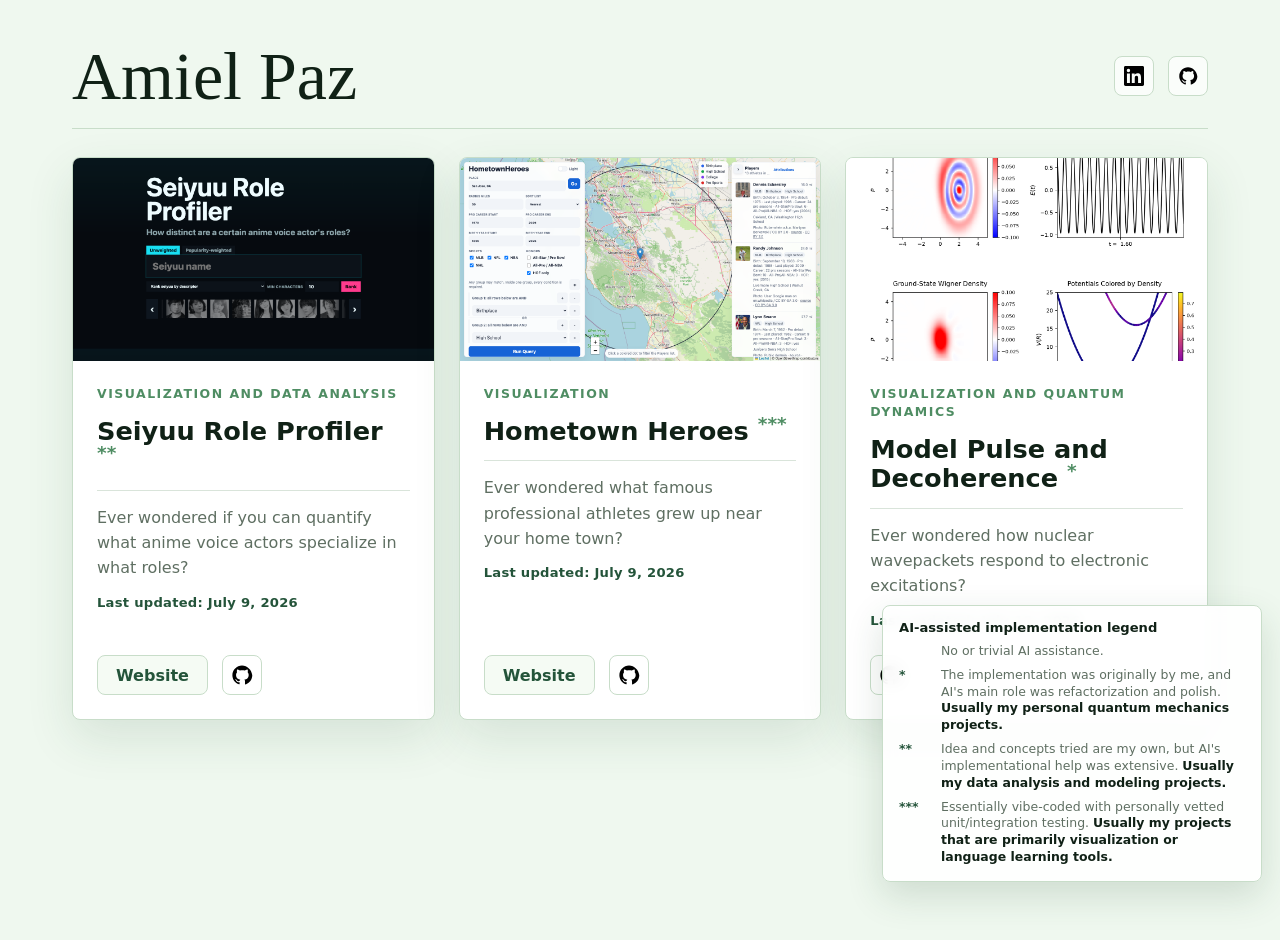
<file: index.html>
<!doctype html>
<html lang="en">
<head>
  <meta charset="utf-8">
  <meta name="viewport" content="width=device-width, initial-scale=1">
  <title>Amiel Paz</title>
  <link rel="stylesheet" href="styles-20260721-legendfix.css">
</head>
<body>
  <main class="portfolio-shell">
    <header class="intro">
      <h1>Amiel Paz</h1>
      <nav class="profile-links" aria-label="Profile links">
        <a href="https://www.linkedin.com/in/amiel-stephen-paz-00090a168" aria-label="LinkedIn">
          <img src="assets/linkedin-mark-20260713.svg" alt="">
        </a>
        <a href="https://github.com/amiel-paz" aria-label="GitHub">
          <img src="assets/github-mark.svg" alt="">
        </a>
      </nav>
    </header>

    <section class="project-grid" aria-label="Projects">
      <article class="project-card">
        <a class="project-image-link" href="projects/seiyuu-role-profiler.html" aria-label="Open Seiyuu Role Profiler project page">
          <img src="assets/projects/seiyuuroleprofiler.png" alt="Screenshot of the Seiyuu Role Profiler web app">
        </a>
        <div class="project-body">
          <div class="project-kicker">Visualization and Data Analysis</div>
          <h2><a href="projects/seiyuu-role-profiler.html">Seiyuu Role Profiler <sup class="credit-mark">**</sup></a></h2>
          <p>Ever wondered if you can quantify what anime voice actors specialize in what roles?</p>
          <p class="project-updated">Last updated: July 9, 2026</p>
          <nav class="project-actions" aria-label="Seiyuu Role Profiler links">
            <a class="project-website" href="https://seiyuuroleprofiler.onrender.com/">Website</a>
            <a class="project-github" href="https://github.com/amiel-paz/SeiyuuRoleProfiler" aria-label="Open Seiyuu Role Profiler GitHub repository">
              <img src="assets/github-mark.svg" alt="">
            </a>
          </nav>
        </div>
      </article>

      <article class="project-card">
        <a class="project-image-link" href="projects/hometown-heroes.html" aria-label="Open Hometown Heroes project page">
          <img src="assets/projects/hometownheroes-populated.png" alt="Screenshot of the Hometown Heroes web app with Hall of Fame results">
        </a>
        <div class="project-body">
          <div class="project-kicker">Visualization</div>
          <h2><a href="projects/hometown-heroes.html">Hometown Heroes <sup class="credit-mark">***</sup></a></h2>
          <p>Ever wondered what famous professional athletes grew up near your home town?</p>
          <p class="project-updated">Last updated: July 9, 2026</p>
          <nav class="project-actions" aria-label="Hometown Heroes links">
            <a class="project-website" href="https://hometownheroes.onrender.com/">Website</a>
            <a class="project-github" href="https://github.com/amiel-paz/HometownHeroes" aria-label="Open Hometown Heroes GitHub repository">
              <img src="assets/github-mark.svg" alt="">
            </a>
          </nav>
        </div>
      </article>

      <article class="project-card">
        <a class="project-image-link" href="projects/model-pulse-and-decoherence.html" aria-label="Open Model Pulse and Decoherence project page">
          <img src="assets/projects/modelpulseanddecoherence.png" alt="Simulation frame with Wigner densities, potentials, and a laser field">
        </a>
        <div class="project-body">
          <div class="project-kicker">Visualization and Quantum Dynamics</div>
          <h2><a href="projects/model-pulse-and-decoherence.html">Model Pulse and Decoherence <sup class="credit-mark">*</sup></a></h2>
          <p>Ever wondered how nuclear wavepackets respond to electronic excitations?</p>
          <p class="project-updated">Last updated: July 13, 2026</p>
          <nav class="project-actions" aria-label="Model Pulse and Decoherence links">
            <a class="project-github" href="https://github.com/amiel-paz/ModelPulseAndDecoherence" aria-label="Open Model Pulse and Decoherence GitHub repository">
              <img src="assets/github-mark.svg" alt="">
            </a>
          </nav>
        </div>
      </article>
    </section>
  </main>
  <aside class="credit-legend" aria-label="Project implementation legend">
    <div class="credit-legend-title">AI-assisted implementation legend</div>
    <p><span class="legend-marker" aria-hidden="true">&nbsp;</span><span class="legend-copy">No or trivial AI assistance.</span></p>
    <p><span class="legend-marker">*</span><span class="legend-copy">The implementation was originally by me, and AI's main role was refactorization and polish. <strong>Usually my personal quantum mechanics projects.</strong></span></p>
    <p><span class="legend-marker">**</span><span class="legend-copy">Idea and concepts tried are my own, but AI's implementational help was extensive. <strong>Usually my data analysis and modeling projects.</strong></span></p>
    <p><span class="legend-marker">***</span><span class="legend-copy">Essentially vibe-coded with personally vetted unit/integration testing. <strong>Usually my projects that are primarily visualization or language learning tools.</strong></span></p>
  </aside>
</body>
</html>
</file>
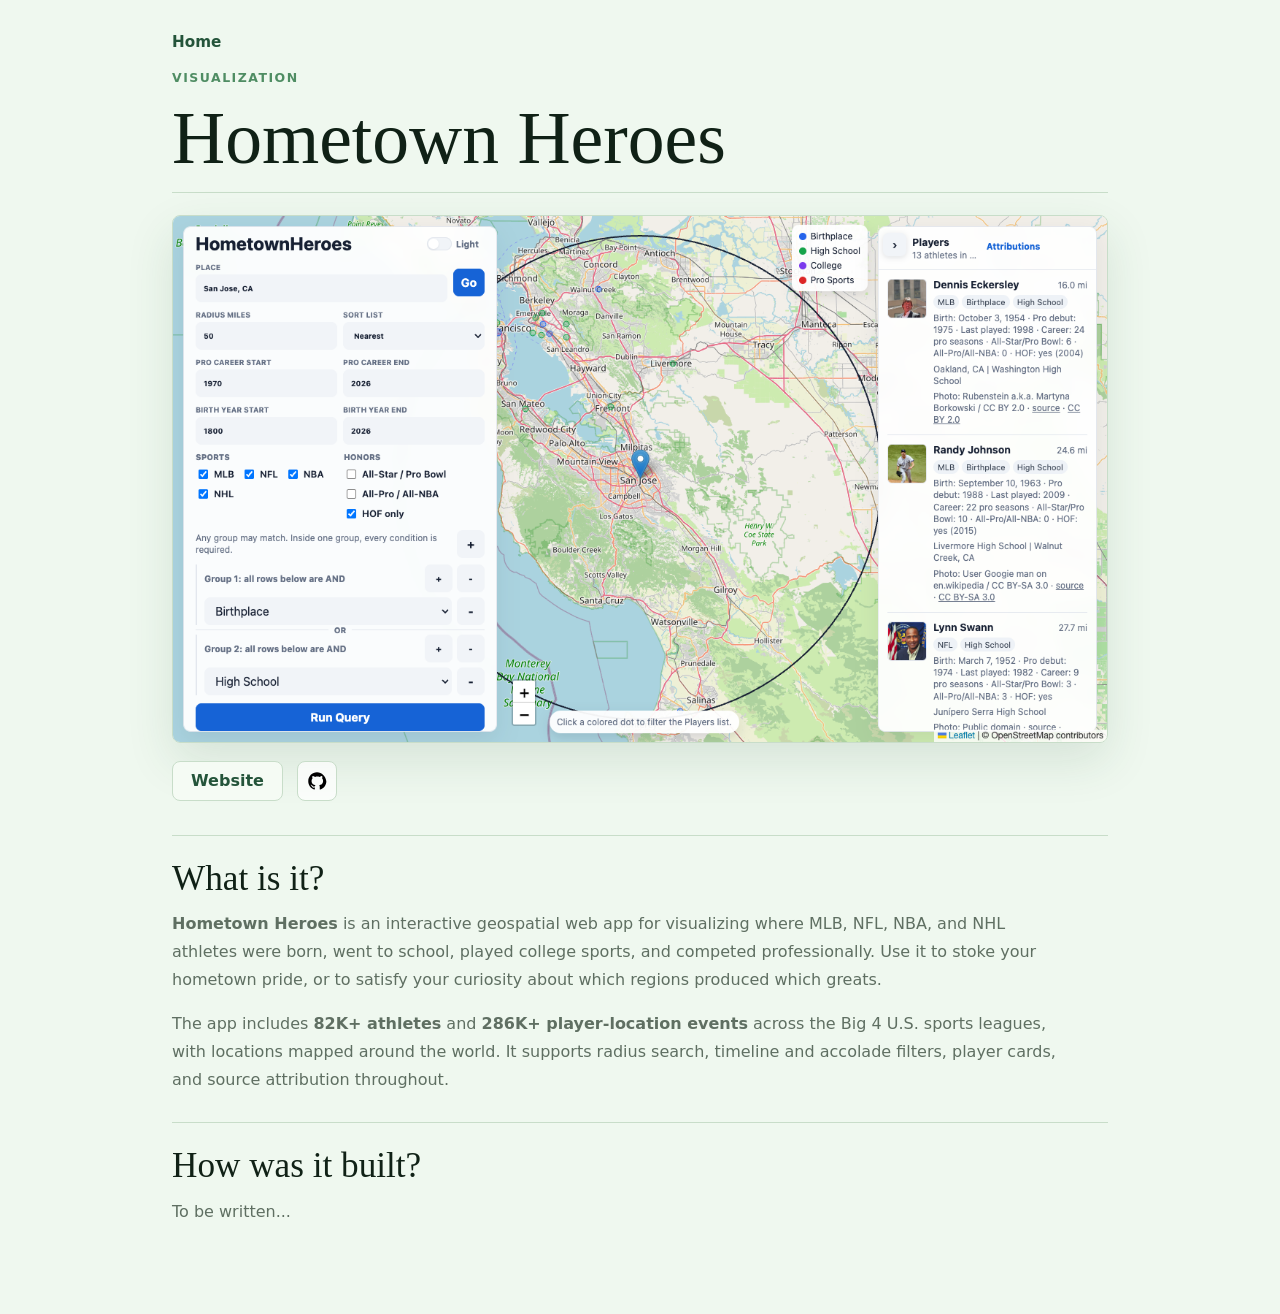
<file: projects/hometown-heroes.html>
<!doctype html>
<html lang="en">
<head>
  <meta charset="utf-8">
  <meta name="viewport" content="width=device-width, initial-scale=1">
  <title>Hometown Heroes - Amiel Paz</title>
  <link rel="stylesheet" href="../styles-20260721-legendfix.css">
</head>
<body>
  <main class="project-page">
    <a class="back-link" href="../index.html">Home</a>

    <header class="project-header">
      <div class="project-kicker">Visualization</div>
      <h1>Hometown Heroes</h1>
    </header>

    <img class="project-hero-image" src="../assets/projects/hometownheroes-populated.png" alt="Screenshot of the Hometown Heroes web app with Hall of Fame results">

    <nav class="project-page-links" aria-label="Project links">
      <a class="project-website" href="https://hometownheroes.onrender.com/">Website</a>
      <a class="project-github" href="https://github.com/amiel-paz/HometownHeroes" aria-label="Open Hometown Heroes GitHub repository">
        <img src="../assets/github-mark.svg" alt="">
      </a>
    </nav>

    <section class="project-section">
      <h2>What is it?</h2>
      <p><strong>Hometown Heroes</strong> is an interactive geospatial web app for visualizing where MLB, NFL, NBA, and NHL athletes were born, went to school, played college sports, and competed professionally. Use it to stoke your hometown pride, or to satisfy your curiosity about which regions produced which greats.</p>
      <p>The app includes <strong>82K+ athletes</strong> and <strong>286K+ player-location events</strong> across the Big 4 U.S. sports leagues, with locations mapped around the world. It supports radius search, timeline and accolade filters, player cards, and source attribution throughout.</p>
    </section>

    <section class="project-section">
      <h2>How was it built?</h2>
      <p>To be written...</p>
    </section>
  </main>
</body>
</html>
</file>
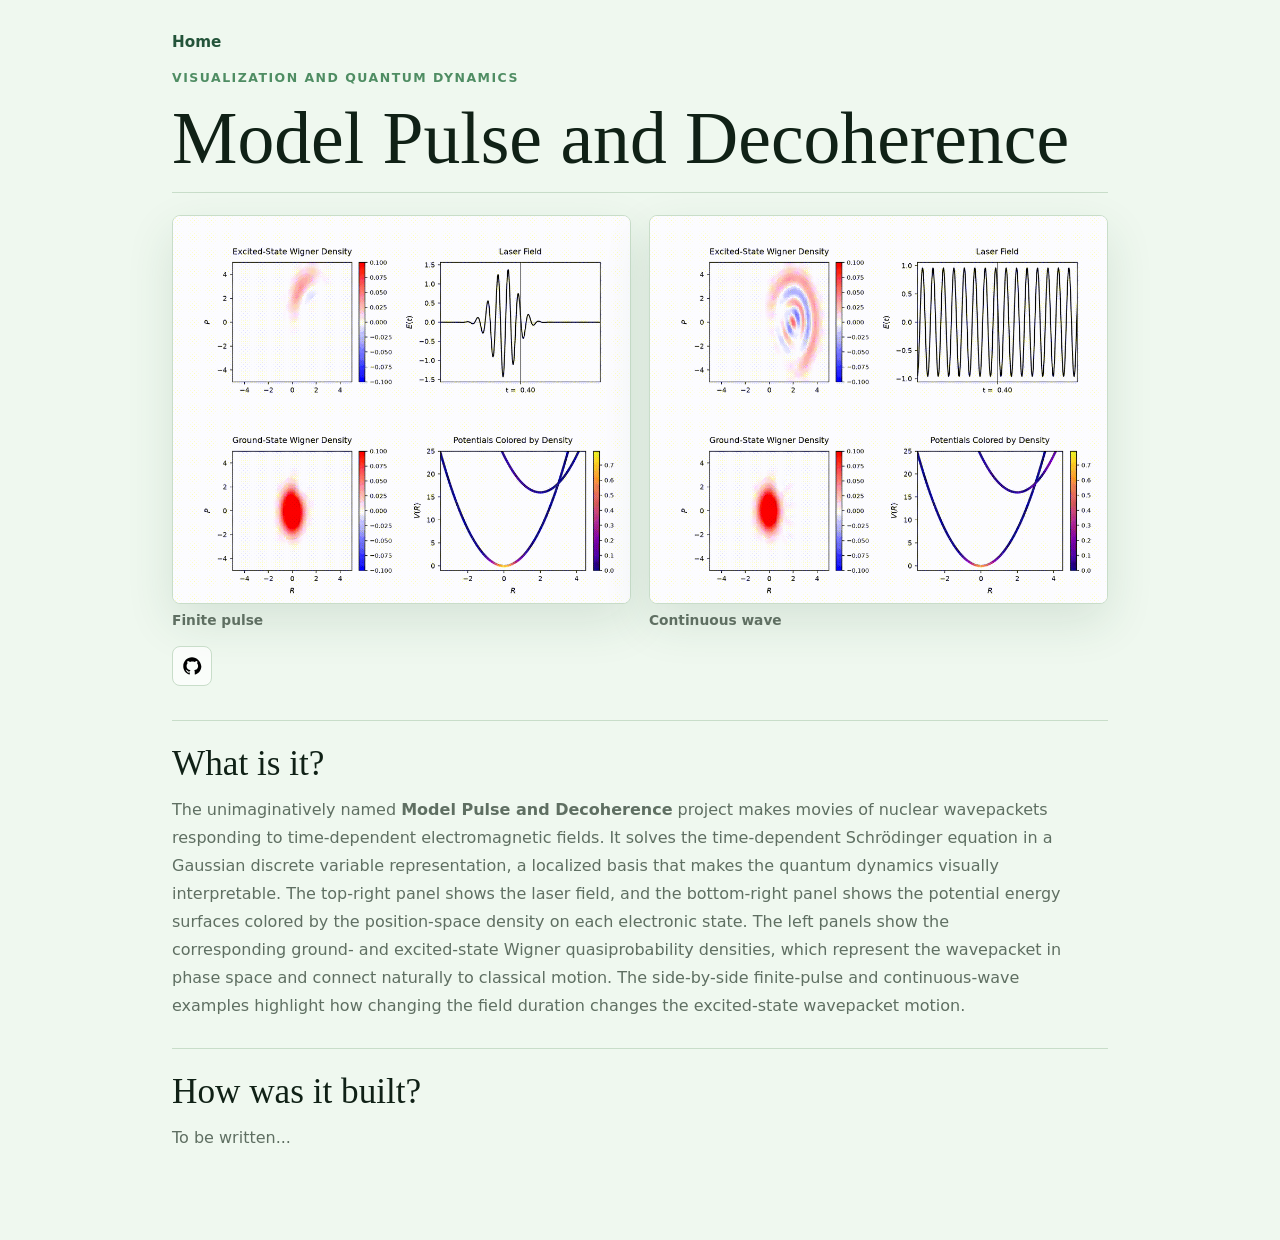
<file: projects/model-pulse-and-decoherence.html>
<!doctype html>
<html lang="en">
<head>
  <meta charset="utf-8">
  <meta name="viewport" content="width=device-width, initial-scale=1">
  <title>Model Pulse and Decoherence - Amiel Paz</title>
  <link rel="stylesheet" href="../styles-20260721-legendfix.css">
</head>
<body>
  <main class="project-page">
    <a class="back-link" href="../index.html">Home</a>

    <header class="project-header">
      <div class="project-kicker">Visualization and Quantum Dynamics</div>
      <h1>Model Pulse and Decoherence</h1>
    </header>

    <section class="project-animation-grid" data-synced-gifs aria-label="Model pulse animations">
      <figure class="project-animation-panel">
        <img src="../assets/projects/modelpulseanddecoherence.png" data-src="../assets/projects/modelpulseanddecoherence-finite.gif" alt="Finite pulse simulation with Wigner densities, potentials, and laser pulse envelope">
        <figcaption>Finite pulse</figcaption>
      </figure>
      <figure class="project-animation-panel">
        <img src="../assets/projects/modelpulseanddecoherence.png" data-src="../assets/projects/modelpulseanddecoherence-continuous.gif" alt="Continuous wave simulation with Wigner densities, potentials, and laser field">
        <figcaption>Continuous wave</figcaption>
      </figure>
    </section>

    <script>
      (() => {
        const grid = document.querySelector("[data-synced-gifs]");
        if (!grid) return;
        const images = Array.from(grid.querySelectorAll("img[data-src]"));
        const preload = images.map((image) =>
          new Promise((resolve) => {
            const loader = new Image();
            loader.onload = resolve;
            loader.onerror = resolve;
            loader.src = image.dataset.src;
          })
        );
        Promise.all(preload).then(() => {
          images.forEach((image) => {
            image.src = image.dataset.src;
          });
        });
      })();
    </script>

    <nav class="project-page-links" aria-label="Project links">
      <a class="project-github" href="https://github.com/amiel-paz/ModelPulseAndDecoherence" aria-label="Open Model Pulse and Decoherence GitHub repository">
        <img src="../assets/github-mark.svg" alt="">
      </a>
    </nav>

    <section class="project-section">
      <h2>What is it?</h2>
      <p>The unimaginatively named <strong>Model Pulse and Decoherence</strong> project makes movies of nuclear wavepackets responding to time-dependent electromagnetic fields. It solves the time-dependent Schr&ouml;dinger equation in a Gaussian discrete variable representation, a localized basis that makes the quantum dynamics visually interpretable. The top-right panel shows the laser field, and the bottom-right panel shows the potential energy surfaces colored by the position-space density on each electronic state. The left panels show the corresponding ground- and excited-state Wigner quasiprobability densities, which represent the wavepacket in phase space and connect naturally to classical motion. The side-by-side finite-pulse and continuous-wave examples highlight how changing the field duration changes the excited-state wavepacket motion.</p>
    </section>

    <section class="project-section">
      <h2>How was it built?</h2>
      <p>To be written...</p>
    </section>
  </main>
</body>
</html>
</file>
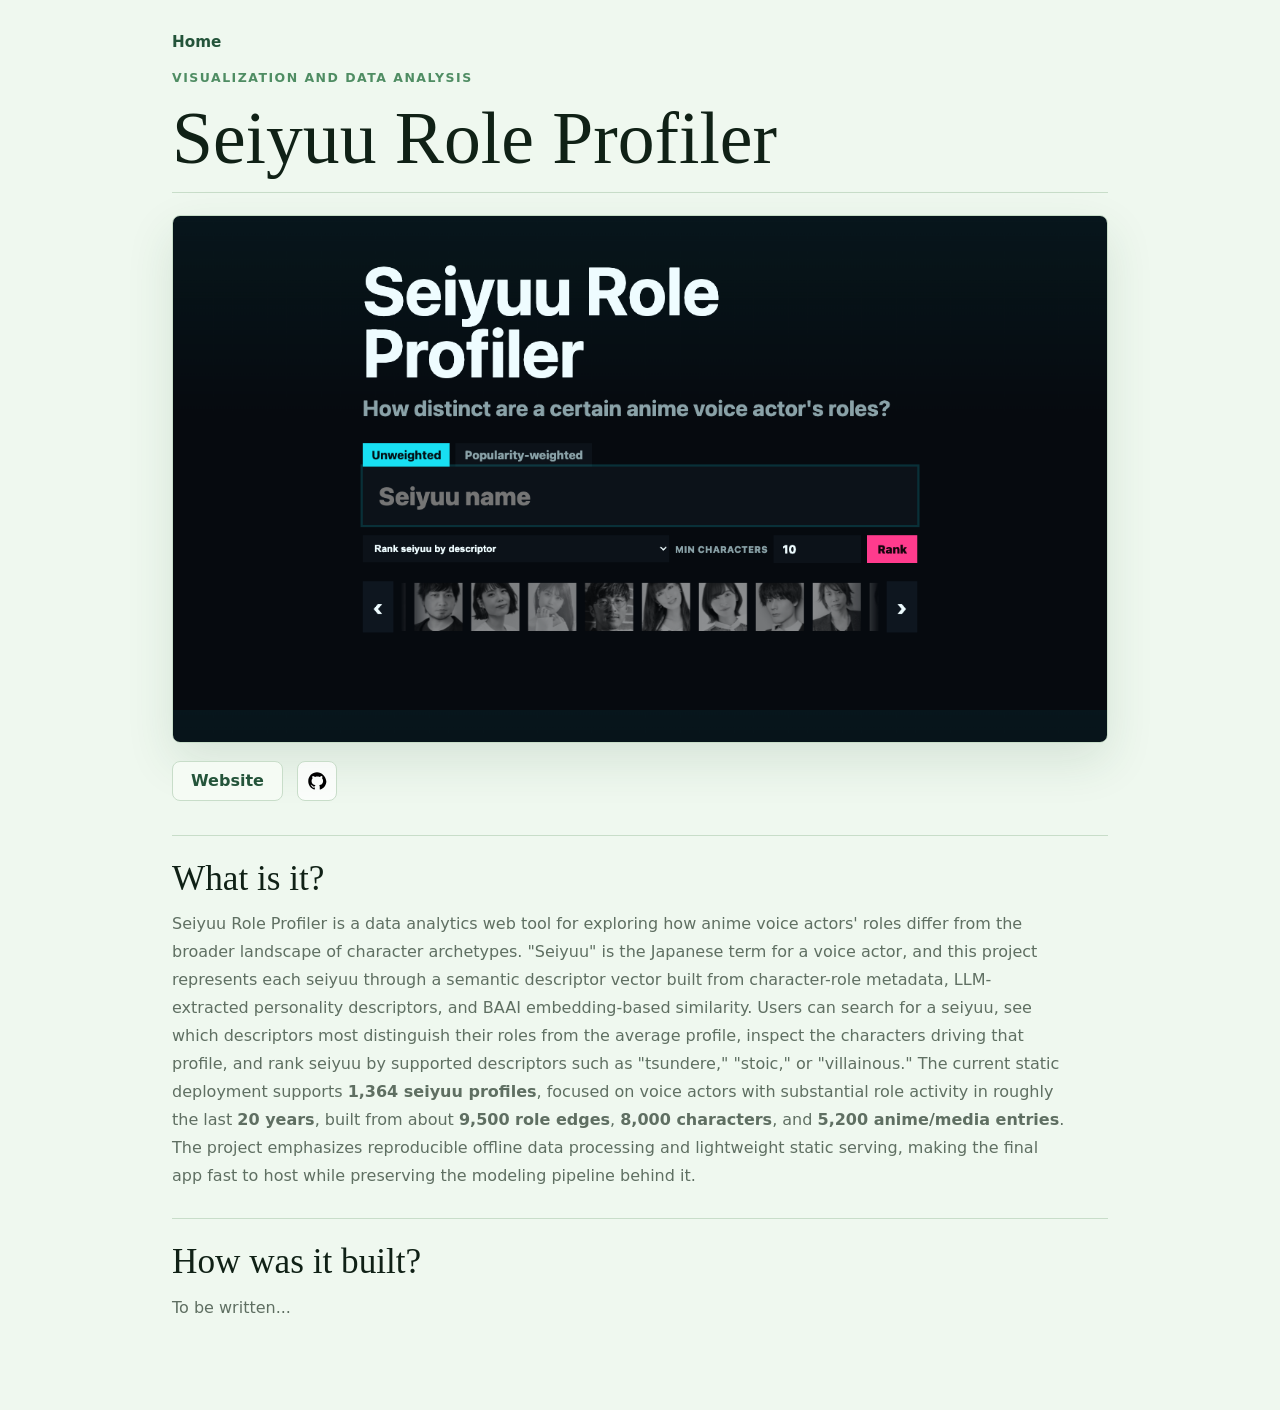
<file: projects/seiyuu-role-profiler.html>
<!doctype html>
<html lang="en">
<head>
  <meta charset="utf-8">
  <meta name="viewport" content="width=device-width, initial-scale=1">
  <title>Seiyuu Role Profiler - Amiel Paz</title>
  <link rel="stylesheet" href="../styles-20260721-legendfix.css">
</head>
<body>
  <main class="project-page">
    <a class="back-link" href="../index.html">Home</a>

    <header class="project-header">
      <div class="project-kicker">Visualization and Data Analysis</div>
      <h1>Seiyuu Role Profiler</h1>
    </header>

    <img class="project-hero-image" src="../assets/projects/seiyuuroleprofiler.png" alt="Screenshot of the Seiyuu Role Profiler web app">

    <nav class="project-page-links" aria-label="Project links">
      <a class="project-website" href="https://seiyuuroleprofiler.onrender.com/">Website</a>
      <a class="project-github" href="https://github.com/amiel-paz/SeiyuuRoleProfiler" aria-label="Open Seiyuu Role Profiler GitHub repository">
        <img src="../assets/github-mark.svg" alt="">
      </a>
    </nav>

    <section class="project-section">
      <h2>What is it?</h2>
      <p>Seiyuu Role Profiler is a data analytics web tool for exploring how anime voice actors' roles differ from the broader landscape of character archetypes. "Seiyuu" is the Japanese term for a voice actor, and this project represents each seiyuu through a semantic descriptor vector built from character-role metadata, LLM-extracted personality descriptors, and BAAI embedding-based similarity. Users can search for a seiyuu, see which descriptors most distinguish their roles from the average profile, inspect the characters driving that profile, and rank seiyuu by supported descriptors such as "tsundere," "stoic," or "villainous." The current static deployment supports <strong>1,364 seiyuu profiles</strong>, focused on voice actors with substantial role activity in roughly the last <strong>20 years</strong>, built from about <strong>9,500 role edges</strong>, <strong>8,000 characters</strong>, and <strong>5,200 anime/media entries</strong>. The project emphasizes reproducible offline data processing and lightweight static serving, making the final app fast to host while preserving the modeling pipeline behind it.</p>
    </section>

    <section class="project-section">
      <h2>How was it built?</h2>
      <p>To be written...</p>
    </section>
  </main>
</body>
</html>
</file>
<file: styles-20260721-legendfix.css>
:root {
  --bg: #eff8ef;
  --panel: #ffffff;
  --panel-soft: #f5fbf4;
  --ink: #102116;
  --muted: #5f6f62;
  --accent: #4f8d63;
  --accent-strong: #24543a;
  --line: #c8ddc9;
  --shadow: 0 18px 48px rgba(35, 82, 50, 0.12);
  --sans: Inter, ui-sans-serif, system-ui, -apple-system, BlinkMacSystemFont, "Segoe UI", sans-serif;
  --serif: "STIX Two Text", "Latin Modern Roman", "Computer Modern Serif", Georgia, "Times New Roman", serif;
}

* {
  box-sizing: border-box;
}

body {
  margin: 0;
  background: var(--bg);
  color: var(--ink);
  font-family: var(--sans);
}

a {
  color: inherit;
}

.portfolio-shell {
  max-width: 1180px;
  margin: 0 auto;
  padding: 42px 22px 220px;
}

.intro {
  display: flex;
  align-items: center;
  justify-content: space-between;
  gap: 18px;
  margin-bottom: 28px;
  padding-bottom: 18px;
  border-bottom: 1px solid var(--line);
}

.intro h1 {
  margin: 0;
  font-family: var(--serif);
  font-size: clamp(2.3rem, 6vw, 4.25rem);
  line-height: 1;
  font-weight: 500;
}

.profile-links,
.project-actions,
.project-page-links {
  display: flex;
  align-items: center;
  gap: 14px;
}

.profile-links a,
.project-github {
  display: inline-flex;
  align-items: center;
  justify-content: center;
  width: 40px;
  height: 40px;
  border: 1px solid var(--line);
  border-radius: 8px;
  background: rgba(255, 255, 255, 0.72);
  color: var(--ink);
  text-decoration: none;
}

.profile-links img,
.project-github img {
  width: 20px;
  height: 20px;
}

.project-grid {
  display: grid;
  grid-template-columns: repeat(3, minmax(0, 1fr));
  gap: 24px;
}

.project-card {
  display: flex;
  flex-direction: column;
  min-width: 0;
  overflow: hidden;
  border: 1px solid var(--line);
  border-radius: 8px;
  background: var(--panel);
  box-shadow: var(--shadow);
}

.project-image-link {
  display: block;
  background: var(--panel-soft);
}

.project-image-link img {
  display: block;
  width: 100%;
  aspect-ratio: 16 / 9;
  object-fit: cover;
}

.project-card .project-github img {
  width: 22px;
  height: 22px;
  aspect-ratio: auto;
  object-fit: contain;
}

.project-body {
  display: flex;
  flex: 1;
  flex-direction: column;
  padding: 24px;
}

.project-kicker {
  margin-bottom: 14px;
  color: var(--accent);
  font-size: 0.78rem;
  font-weight: 800;
  letter-spacing: 0.12em;
  line-height: 1.45;
  text-transform: uppercase;
}

.project-body h2 {
  margin: 0 0 14px;
  padding-bottom: 14px;
  border-bottom: 1px solid #d9e4da;
  font-size: clamp(1.35rem, 2vw, 1.75rem);
  line-height: 1.15;
  font-weight: 800;
}

.project-body h2 a {
  text-decoration: none;
}

.credit-mark {
  color: var(--accent);
  font-size: 0.72em;
  font-weight: 800;
  line-height: 0;
}

.project-body p {
  margin: 0;
  color: var(--muted);
  font-size: 1rem;
  line-height: 1.58;
}

.project-body .project-updated {
  margin-top: 12px;
  color: var(--accent-strong);
  font-size: 0.82rem;
  font-weight: 800;
  letter-spacing: 0.02em;
}

.credit-legend {
  position: fixed;
  right: 18px;
  bottom: 18px;
  z-index: 20;
  width: min(380px, calc(100vw - 36px));
  padding: 14px 16px 15px;
  border: 1px solid var(--line);
  border-radius: 8px;
  background: rgba(255, 255, 255, 0.92);
  box-shadow: 0 14px 36px rgba(35, 82, 50, 0.16);
  color: var(--muted);
  backdrop-filter: blur(8px);
}

.credit-legend-title {
  margin-bottom: 8px;
  color: var(--ink);
  font-size: 0.82rem;
  font-weight: 800;
}

.credit-legend p {
  display: grid;
  grid-template-columns: 34px 1fr;
  gap: 8px;
  margin: 0;
  font-size: 0.78rem;
  line-height: 1.35;
}

.credit-legend p + p {
  margin-top: 7px;
}

.credit-legend .legend-marker {
  color: var(--accent-strong);
  font-weight: 800;
}

.credit-legend .legend-copy {
  min-width: 0;
}

.credit-legend strong {
  color: var(--ink);
  font-weight: 800;
}

.project-actions {
  margin-top: auto;
  padding-top: 24px;
}

.project-website {
  display: inline-flex;
  align-items: center;
  min-height: 40px;
  padding: 0 18px;
  border: 1px solid var(--line);
  border-radius: 8px;
  background: var(--panel-soft);
  color: var(--accent-strong);
  font-weight: 800;
  text-decoration: none;
}

.project-page {
  max-width: 980px;
  margin: 0 auto;
  padding: 32px 22px 72px;
}

.back-link {
  display: inline-flex;
  margin-bottom: 18px;
  color: var(--accent-strong);
  font-size: 0.95rem;
  font-weight: 800;
  text-decoration: none;
}

.project-header {
  padding-bottom: 16px;
  border-bottom: 1px solid var(--line);
  margin-bottom: 22px;
}

.project-header h1 {
  margin: 0;
  font-family: var(--serif);
  font-size: clamp(2.35rem, 6vw, 4.6rem);
  line-height: 1.02;
  font-weight: 500;
}

.project-hero-image {
  display: block;
  width: 100%;
  max-height: 620px;
  border: 1px solid var(--line);
  border-radius: 8px;
  margin-bottom: 18px;
  object-fit: cover;
  box-shadow: var(--shadow);
}

.project-animation-grid {
  display: grid;
  grid-template-columns: repeat(2, minmax(0, 1fr));
  gap: 18px;
  margin-bottom: 18px;
}

.project-animation-panel {
  margin: 0;
}

.project-animation-panel img {
  display: block;
  width: 100%;
  aspect-ratio: 860 / 729;
  border: 1px solid var(--line);
  border-radius: 8px;
  object-fit: cover;
  background: var(--panel);
  box-shadow: var(--shadow);
}

.project-animation-panel figcaption {
  margin-top: 8px;
  color: var(--muted);
  font-size: 0.86rem;
  font-weight: 800;
}

.project-page-links {
  margin-bottom: 34px;
}

.project-section {
  border-top: 1px solid var(--line);
  padding-top: 24px;
  margin-top: 28px;
}

.project-section h2 {
  margin: 0 0 12px;
  font-family: var(--serif);
  font-size: clamp(1.55rem, 3vw, 2.2rem);
  line-height: 1.1;
  font-weight: 500;
}

.project-section p {
  max-width: 88ch;
  margin: 0 0 16px;
  color: var(--muted);
  font-size: 1rem;
  line-height: 1.75;
}

@media (max-width: 920px) {
  .project-grid {
    grid-template-columns: repeat(2, minmax(0, 1fr));
  }
}

@media (max-width: 700px) {
  .portfolio-shell {
    padding: 20px 14px 240px;
  }

  .intro {
    align-items: flex-start;
    flex-direction: column;
  }

  .intro h1 {
    font-size: 2.1rem;
  }

  .project-grid,
  .project-animation-grid {
    grid-template-columns: 1fr;
    gap: 14px;
  }

  .project-image-link img {
    aspect-ratio: 16 / 7;
  }

  .project-body {
    padding: 14px;
  }

  .project-page {
    padding: 20px 14px 44px;
  }

  .project-header h1 {
    font-size: 2.25rem;
  }

  .credit-legend {
    right: 10px;
    bottom: 10px;
    width: calc(100vw - 20px);
    padding: 12px 13px;
  }

  .credit-legend p {
    grid-template-columns: 32px 1fr;
    font-size: 0.74rem;
  }
}
</file>
